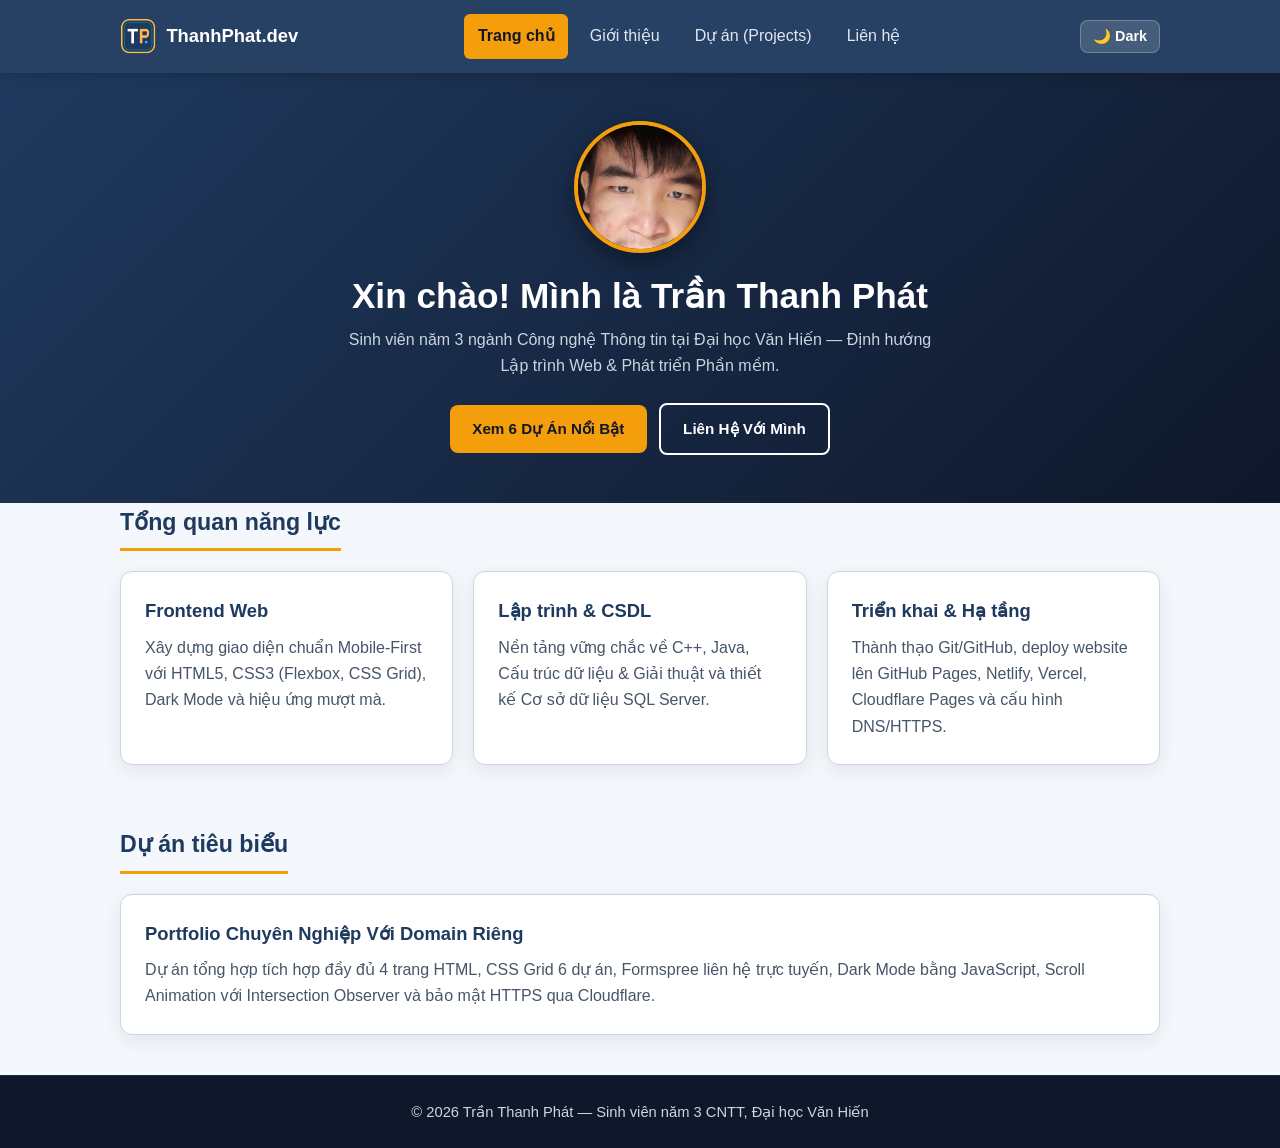
<file: index.html>
<!DOCTYPE html>
<html lang="vi">
<head>
  <meta charset="UTF-8">
  <meta name="viewport" content="width=device-width, initial-scale=1.0">
  <title>Trần Thanh Phát — Portfolio Cá Nhân</title>
  <link rel="stylesheet" href="css/style.css">
</head>
<body>
  <nav class="navbar">
    <div class="nav-container">
      <a href="index.html" class="brand">
        <img src="images/logo.png" alt="Logo Trần Thanh Phát">
        <span>ThanhPhat.dev</span>
      </a>

      <div class="nav-actions">
        <button id="themeToggle" class="theme-btn" type="button" aria-label="Chuyển đổi giao diện Sáng/Tối">🌙 Dark</button>
        <button id="menuToggle" class="menu-btn" type="button" aria-label="Mở menu">☰ Menu</button>
      </div>

      <div id="navLinks" class="nav-links">
        <a href="index.html" class="active">Trang chủ</a>
        <a href="about.html" >Giới thiệu</a>
        <a href="projects.html" >Dự án (Projects)</a>
        <a href="contact.html" >Liên hệ</a>
      </div>
    </div>
  </nav>

  <header class="hero">
    <div class="container">
      <div class="avatar-frame reveal">
        <img src="images/avatar.jpg" alt="Ảnh chân dung Trần Thanh Phát">
      </div>
      <h1 class="reveal">Xin chào! Mình là Trần Thanh Phát</h1>
      <p class="subtitle reveal">Sinh viên năm 3 ngành Công nghệ Thông tin tại Đại học Văn Hiến — Định hướng Lập trình Web &amp; Phát triển Phần mềm.</p>
      <div class="hero-buttons reveal">
        <a href="projects.html" class="btn btn-primary">Xem 6 Dự Án Nổi Bật</a>
        <a href="contact.html" class="btn btn-outline">Liên Hệ Với Mình</a>
      </div>
    </div>
  </header>

  <main class="container">
    <section class="section reveal">
      <h2 class="section-title">Tổng quan năng lực</h2>
      <div class="projects-grid">
        <div class="card">
          <h3>Frontend Web</h3>
          <p>Xây dựng giao diện chuẩn Mobile-First với HTML5, CSS3 (Flexbox, CSS Grid), Dark Mode và hiệu ứng mượt mà.</p>
        </div>
        <div class="card">
          <h3>Lập trình &amp; CSDL</h3>
          <p>Nền tảng vững chắc về C++, Java, Cấu trúc dữ liệu &amp; Giải thuật và thiết kế Cơ sở dữ liệu SQL Server.</p>
        </div>
        <div class="card">
          <h3>Triển khai &amp; Hạ tầng</h3>
          <p>Thành thạo Git/GitHub, deploy website lên GitHub Pages, Netlify, Vercel, Cloudflare Pages và cấu hình DNS/HTTPS.</p>
        </div>
      </div>
    </section>

    <section class="section reveal">
      <h2 class="section-title">Dự án tiêu biểu</h2>
      <div class="card">
        <h3>Portfolio Chuyên Nghiệp Với Domain Riêng</h3>
        <p>Dự án tổng hợp tích hợp đầy đủ 4 trang HTML, CSS Grid 6 dự án, Formspree liên hệ trực tuyến, Dark Mode bằng JavaScript, Scroll Animation với Intersection Observer và bảo mật HTTPS qua Cloudflare.</p>
      </div>
    </section>
  </main>

  <footer>
    <div class="container">
      <p>&copy; 2026 Trần Thanh Phát — Sinh viên năm 3 CNTT, Đại học Văn Hiến</p>
    </div>
  </footer>
  <script src="js/script.js"></script>
</body>
</html>
</file>
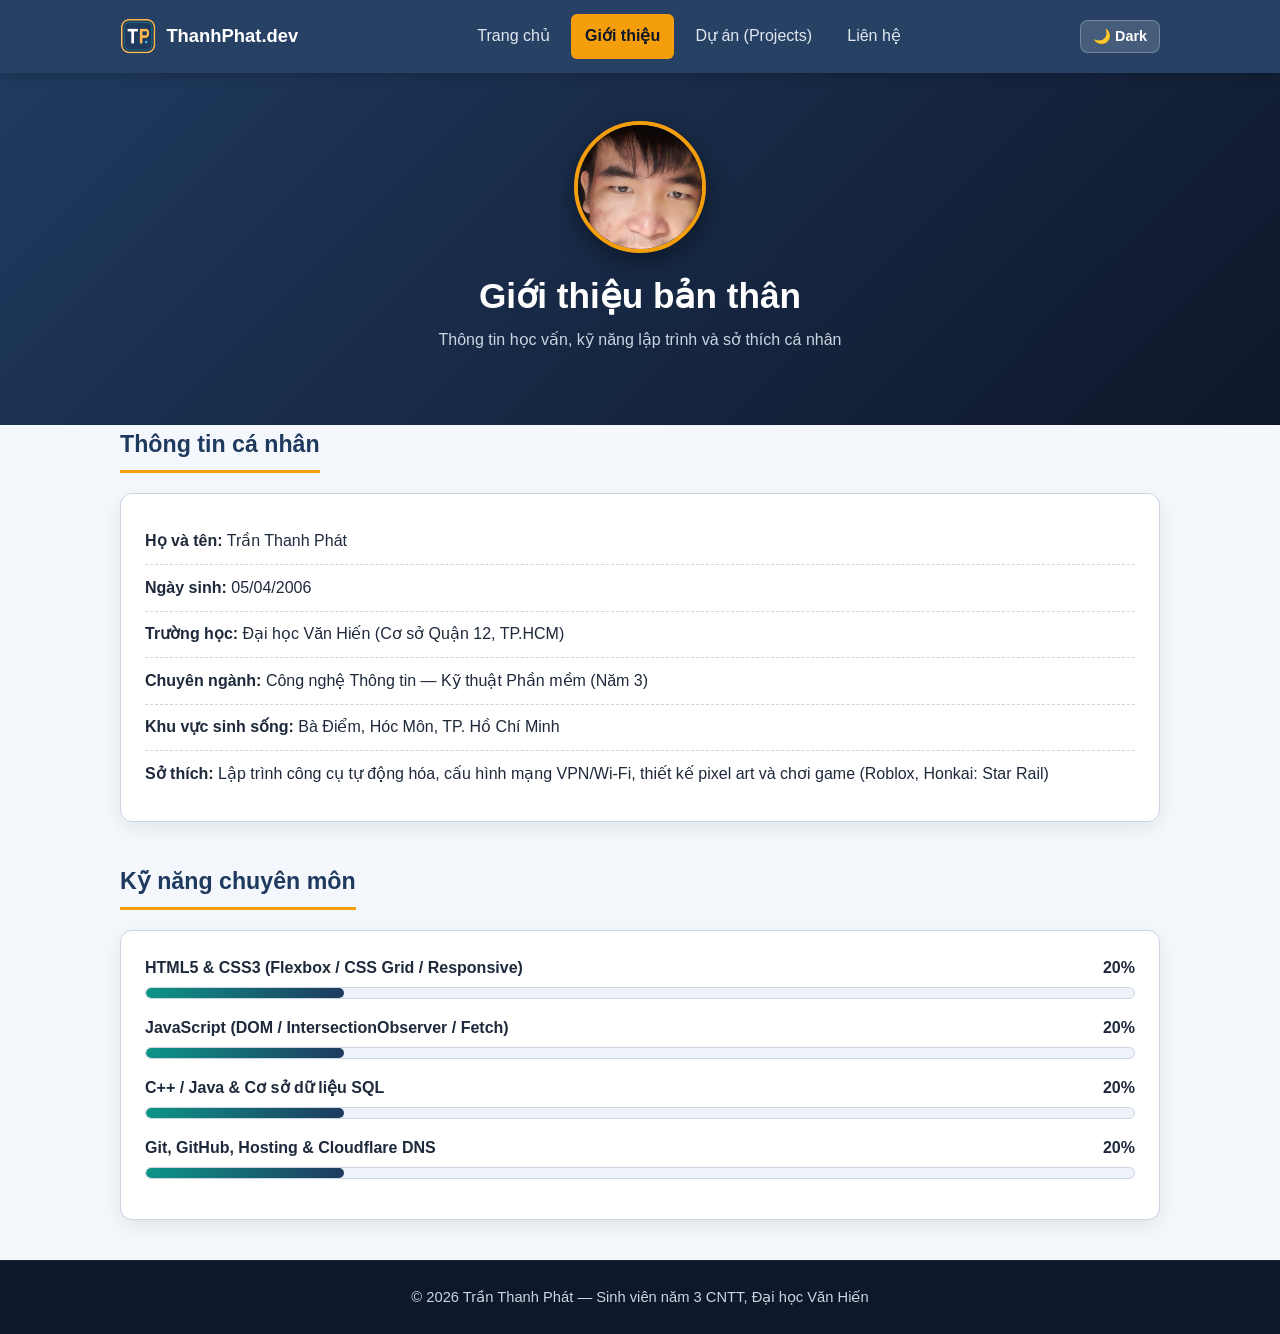
<file: about.html>
<!DOCTYPE html>
<html lang="vi">
<head>
  <meta charset="UTF-8">
  <meta name="viewport" content="width=device-width, initial-scale=1.0">
  <title>Giới thiệu — Trần Thanh Phát</title>
  <link rel="stylesheet" href="css/style.css">
</head>
<body>
  <nav class="navbar">
    <div class="nav-container">
      <a href="index.html" class="brand">
        <img src="images/logo.png" alt="Logo Trần Thanh Phát">
        <span>ThanhPhat.dev</span>
      </a>

      <div class="nav-actions">
        <button id="themeToggle" class="theme-btn" type="button" aria-label="Chuyển đổi giao diện Sáng/Tối">🌙 Dark</button>
        <button id="menuToggle" class="menu-btn" type="button" aria-label="Mở menu">☰ Menu</button>
      </div>

      <div id="navLinks" class="nav-links">
        <a href="index.html" >Trang chủ</a>
        <a href="about.html" class="active">Giới thiệu</a>
        <a href="projects.html" >Dự án (Projects)</a>
        <a href="contact.html" >Liên hệ</a>
      </div>
    </div>
  </nav>

  <header class="hero">
    <div class="container">
      <div class="avatar-frame reveal">
        <img src="images/avatar.jpg" alt="Ảnh chân dung Trần Thanh Phát">
      </div>
      <h1 class="reveal">Giới thiệu bản thân</h1>
      <p class="subtitle reveal">Thông tin học vấn, kỹ năng lập trình và sở thích cá nhân</p>
    </div>
  </header>

  <main class="container">
    <section class="section reveal">
      <h2 class="section-title">Thông tin cá nhân</h2>
      <div class="card">
        <ul class="info-list">
          <li><strong>Họ và tên:</strong> Trần Thanh Phát</li>
          <li><strong>Ngày sinh:</strong> 05/04/2006</li>
          <li><strong>Trường học:</strong> Đại học Văn Hiến (Cơ sở Quận 12, TP.HCM)</li>
          <li><strong>Chuyên ngành:</strong> Công nghệ Thông tin — Kỹ thuật Phần mềm (Năm 3)</li>
          <li><strong>Khu vực sinh sống:</strong> Bà Điểm, Hóc Môn, TP. Hồ Chí Minh</li>
          <li><strong>Sở thích:</strong> Lập trình công cụ tự động hóa, cấu hình mạng VPN/Wi-Fi, thiết kế pixel art và chơi game (Roblox, Honkai: Star Rail)</li>
        </ul>
      </div>
    </section>

    <section class="section reveal">
      <h2 class="section-title">Kỹ năng chuyên môn</h2>
      <div class="card">
        <div class="skill-item">
          <div class="skill-header">
            <span>HTML5 &amp; CSS3 (Flexbox / CSS Grid / Responsive)</span>
            <span>20%</span>
          </div>
          <div class="skill-track"><div class="skill-fill" style="width: 20%;"></div></div>
        </div>

        <div class="skill-item">
          <div class="skill-header">
            <span>JavaScript (DOM / IntersectionObserver / Fetch)</span>
            <span>20%</span>
          </div>
          <div class="skill-track"><div class="skill-fill" style="width: 20%;"></div></div>
        </div>

        <div class="skill-item">
          <div class="skill-header">
            <span>C++ / Java &amp; Cơ sở dữ liệu SQL</span>
            <span>20%</span>
          </div>
          <div class="skill-track"><div class="skill-fill" style="width: 20%;"></div></div>
        </div>

        <div class="skill-item">
          <div class="skill-header">
            <span>Git, GitHub, Hosting &amp; Cloudflare DNS</span>
            <span>20%</span>
          </div>
          <div class="skill-track"><div class="skill-fill" style="width: 20%;"></div></div>
        </div>
      </div>
    </section>
  </main>

  <footer>
    <div class="container">
      <p>&copy; 2026 Trần Thanh Phát — Sinh viên năm 3 CNTT, Đại học Văn Hiến</p>
    </div>
  </footer>
  <script src="js/script.js"></script>
</body>
</html>
</file>
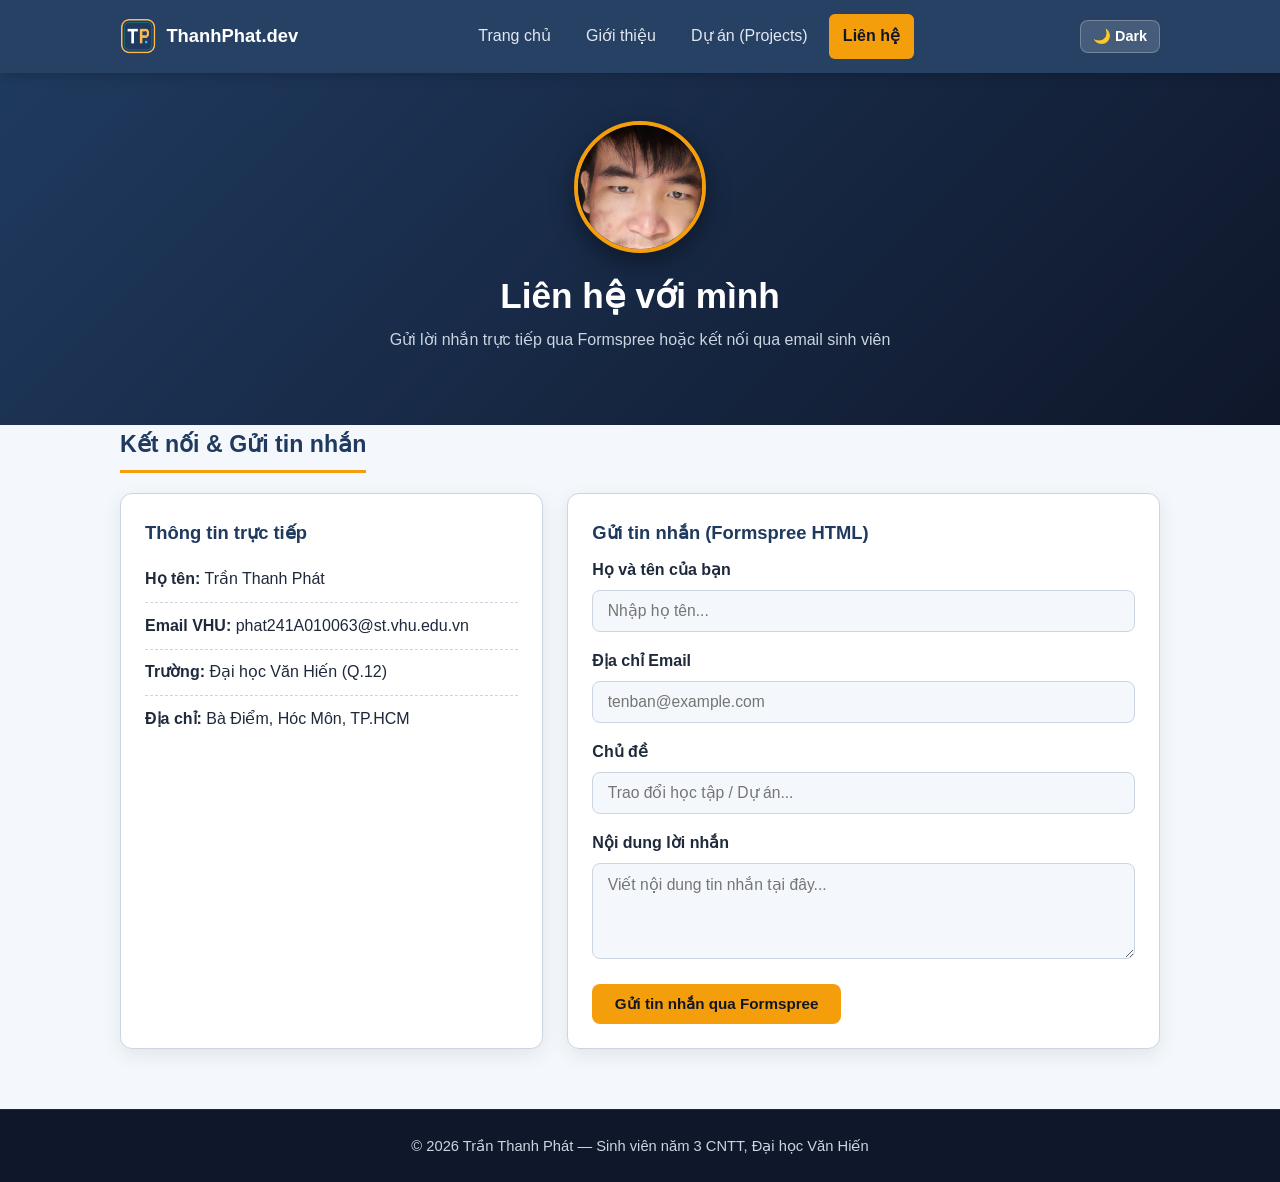
<file: contact.html>
<!DOCTYPE html>
<html lang="vi">
<head>
  <meta charset="UTF-8">
  <meta name="viewport" content="width=device-width, initial-scale=1.0">
  <title>Liên hệ — Trần Thanh Phát</title>
  <link rel="stylesheet" href="css/style.css">
</head>
<body>
  <nav class="navbar">
    <div class="nav-container">
      <a href="index.html" class="brand">
        <img src="images/logo.png" alt="Logo Trần Thanh Phát">
        <span>ThanhPhat.dev</span>
      </a>

      <div class="nav-actions">
        <button id="themeToggle" class="theme-btn" type="button" aria-label="Chuyển đổi giao diện Sáng/Tối">🌙 Dark</button>
        <button id="menuToggle" class="menu-btn" type="button" aria-label="Mở menu">☰ Menu</button>
      </div>

      <div id="navLinks" class="nav-links">
        <a href="index.html" >Trang chủ</a>
        <a href="about.html" >Giới thiệu</a>
        <a href="projects.html" >Dự án (Projects)</a>
        <a href="contact.html" class="active">Liên hệ</a>
      </div>
    </div>
  </nav>

  <header class="hero">
    <div class="container">
      <div class="avatar-frame reveal">
        <img src="images/avatar.jpg" alt="Ảnh chân dung Trần Thanh Phát">
      </div>
      <h1 class="reveal">Liên hệ với mình</h1>
      <p class="subtitle reveal">Gửi lời nhắn trực tiếp qua Formspree hoặc kết nối qua email sinh viên</p>
    </div>
  </header>

  <main class="container">
    <section class="section reveal">
      <h2 class="section-title">Kết nối &amp; Gửi tin nhắn</h2>

      <div class="contact-grid">
        <!-- Cột thông tin liên hệ -->
        <div class="card">
          <h3>Thông tin trực tiếp</h3>
          <ul class="info-list">
            <li><strong>Họ tên:</strong> Trần Thanh Phát</li>
            <li><strong>Email VHU:</strong> phat241A010063@st.vhu.edu.vn</li>
            <li><strong>Trường:</strong> Đại học Văn Hiến (Q.12)</li>
            <li><strong>Địa chỉ:</strong> Bà Điểm, Hóc Môn, TP.HCM</li>
          </ul>
        </div>

        <!-- Form liên hệ chỉ dùng HTML + Formspree.io -->
        <div class="card">
          <h3>Gửi tin nhắn (Formspree HTML)</h3>
          <!-- Thay 'your-form-id' bằng mã Form ID miễn phí của bạn trên https://formspree.io -->
          <form action="https://formspree.io/f/your-form-id" method="POST">
            <div class="form-group">
              <label for="name">Họ và tên của bạn</label>
              <input type="text" id="name" name="name" placeholder="Nhập họ tên..." required>
            </div>

            <div class="form-group">
              <label for="email">Địa chỉ Email</label>
              <input type="email" id="email" name="email" placeholder="tenban@example.com" required>
            </div>

            <div class="form-group">
              <label for="subject">Chủ đề</label>
              <input type="text" id="subject" name="subject" placeholder="Trao đổi học tập / Dự án..." required>
            </div>

            <div class="form-group">
              <label for="message">Nội dung lời nhắn</label>
              <textarea id="message" name="message" rows="4" placeholder="Viết nội dung tin nhắn tại đây..." required></textarea>
            </div>

            <button type="submit" class="btn btn-primary">Gửi tin nhắn qua Formspree</button>
          </form>
        </div>
      </div>
    </section>
  </main>

  <footer>
    <div class="container">
      <p>&copy; 2026 Trần Thanh Phát — Sinh viên năm 3 CNTT, Đại học Văn Hiến</p>
    </div>
  </footer>
  <script src="js/script.js"></script>
</body>
</html>
</file>
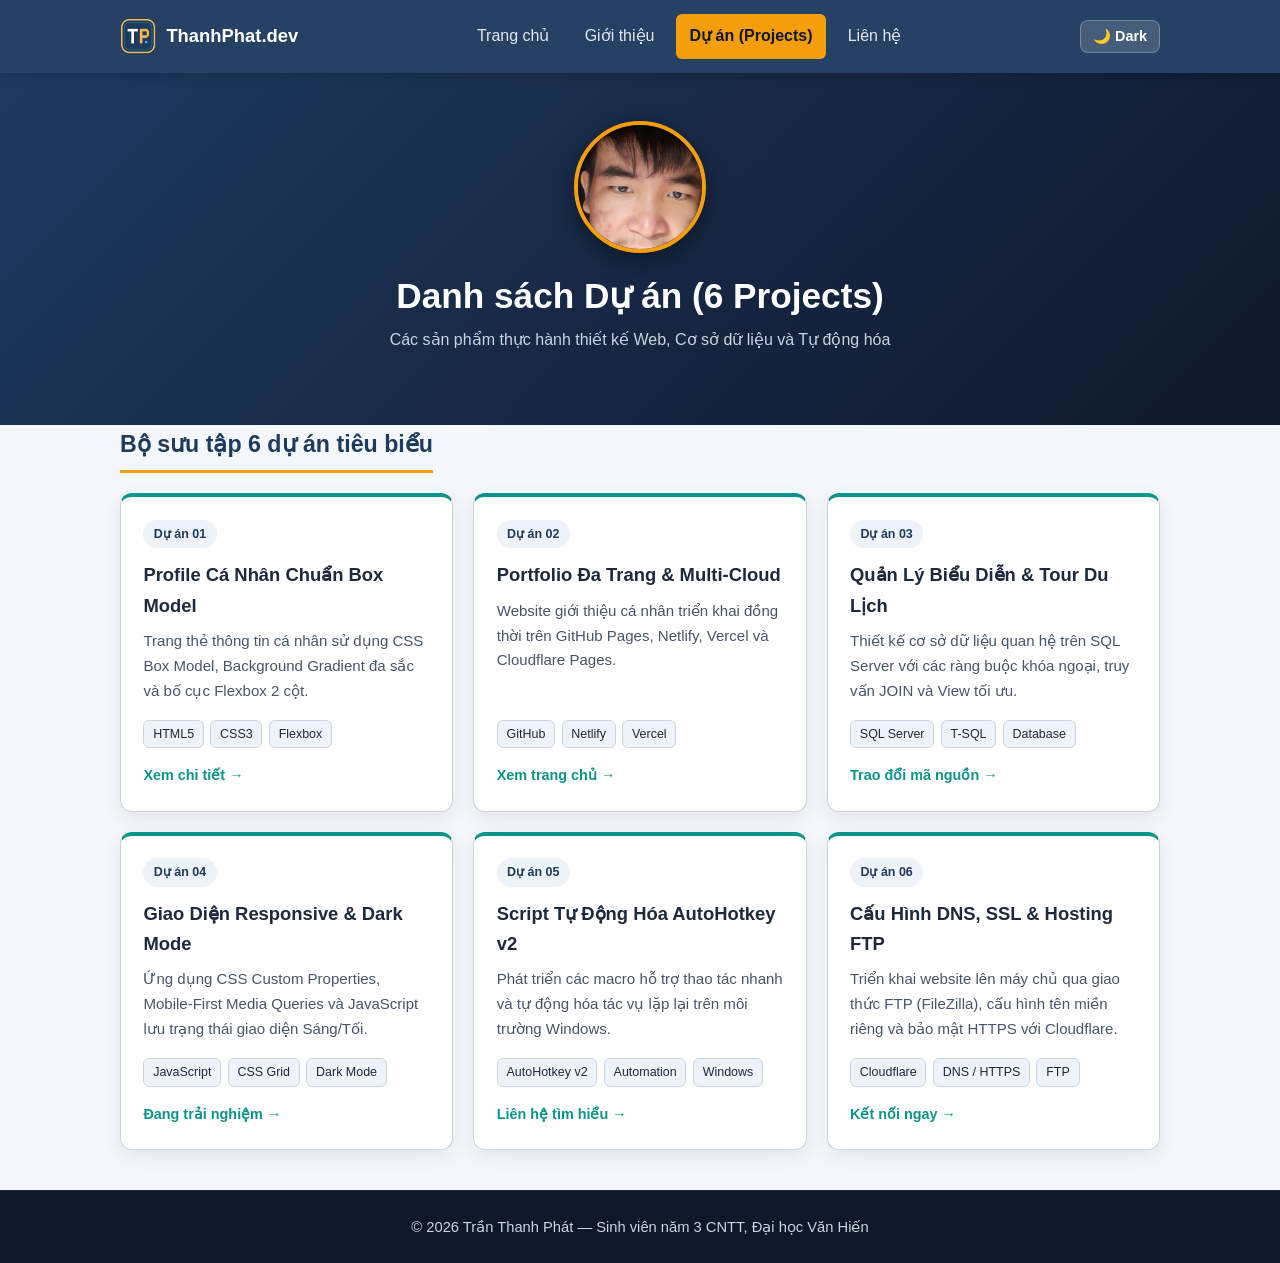
<file: projects.html>
<!DOCTYPE html>
<html lang="vi">
<head>
  <meta charset="UTF-8">
  <meta name="viewport" content="width=device-width, initial-scale=1.0">
  <title>Dự án (Projects) — Trần Thanh Phát</title>
  <link rel="stylesheet" href="css/style.css">
</head>
<body>
  <nav class="navbar">
    <div class="nav-container">
      <a href="index.html" class="brand">
        <img src="images/logo.png" alt="Logo Trần Thanh Phát">
        <span>ThanhPhat.dev</span>
      </a>

      <div class="nav-actions">
        <button id="themeToggle" class="theme-btn" type="button" aria-label="Chuyển đổi giao diện Sáng/Tối">🌙 Dark</button>
        <button id="menuToggle" class="menu-btn" type="button" aria-label="Mở menu">☰ Menu</button>
      </div>

      <div id="navLinks" class="nav-links">
        <a href="index.html" >Trang chủ</a>
        <a href="about.html" >Giới thiệu</a>
        <a href="projects.html" class="active">Dự án (Projects)</a>
        <a href="contact.html" >Liên hệ</a>
      </div>
    </div>
  </nav>

  <header class="hero">
    <div class="container">
      <div class="avatar-frame reveal">
        <img src="images/avatar.jpg" alt="Ảnh chân dung Trần Thanh Phát">
      </div>
      <h1 class="reveal">Danh sách Dự án (6 Projects)</h1>
      <p class="subtitle reveal">Các sản phẩm thực hành thiết kế Web, Cơ sở dữ liệu và Tự động hóa</p>
    </div>
  </header>

  <main class="container">
    <section class="section">
      <h2 class="section-title reveal">Bộ sưu tập 6 dự án tiêu biểu</h2>

      <div class="projects-grid">
        <!-- Dự án 1 -->
        <article class="project-card reveal">
          <span class="project-badge">Dự án 01</span>
          <h3>Profile Cá Nhân Chuẩn Box Model</h3>
          <p>Trang thẻ thông tin cá nhân sử dụng CSS Box Model, Background Gradient đa sắc và bố cục Flexbox 2 cột.</p>
          <div class="tech-tags">
            <span>HTML5</span>
            <span>CSS3</span>
            <span>Flexbox</span>
          </div>
          <a href="about.html" class="project-link">Xem chi tiết &rarr;</a>
        </article>

        <!-- Dự án 2 -->
        <article class="project-card reveal">
          <span class="project-badge">Dự án 02</span>
          <h3>Portfolio Đa Trang &amp; Multi-Cloud</h3>
          <p>Website giới thiệu cá nhân triển khai đồng thời trên GitHub Pages, Netlify, Vercel và Cloudflare Pages.</p>
          <div class="tech-tags">
            <span>GitHub</span>
            <span>Netlify</span>
            <span>Vercel</span>
          </div>
          <a href="index.html" class="project-link">Xem trang chủ &rarr;</a>
        </article>

        <!-- Dự án 3 -->
        <article class="project-card reveal">
          <span class="project-badge">Dự án 03</span>
          <h3>Quản Lý Biểu Diễn &amp; Tour Du Lịch</h3>
          <p>Thiết kế cơ sở dữ liệu quan hệ trên SQL Server với các ràng buộc khóa ngoại, truy vấn JOIN và View tối ưu.</p>
          <div class="tech-tags">
            <span>SQL Server</span>
            <span>T-SQL</span>
            <span>Database</span>
          </div>
          <a href="contact.html" class="project-link">Trao đổi mã nguồn &rarr;</a>
        </article>

        <!-- Dự án 4 -->
        <article class="project-card reveal">
          <span class="project-badge">Dự án 04</span>
          <h3>Giao Diện Responsive &amp; Dark Mode</h3>
          <p>Ứng dụng CSS Custom Properties, Mobile-First Media Queries và JavaScript lưu trạng thái giao diện Sáng/Tối.</p>
          <div class="tech-tags">
            <span>JavaScript</span>
            <span>CSS Grid</span>
            <span>Dark Mode</span>
          </div>
          <a href="projects.html" class="project-link">Đang trải nghiệm &rarr;</a>
        </article>

        <!-- Dự án 5 -->
        <article class="project-card reveal">
          <span class="project-badge">Dự án 05</span>
          <h3>Script Tự Động Hóa AutoHotkey v2</h3>
          <p>Phát triển các macro hỗ trợ thao tác nhanh và tự động hóa tác vụ lặp lại trên môi trường Windows.</p>
          <div class="tech-tags">
            <span>AutoHotkey v2</span>
            <span>Automation</span>
            <span>Windows</span>
          </div>
          <a href="contact.html" class="project-link">Liên hệ tìm hiểu &rarr;</a>
        </article>

        <!-- Dự án 6 -->
        <article class="project-card reveal">
          <span class="project-badge">Dự án 06</span>
          <h3>Cấu Hình DNS, SSL &amp; Hosting FTP</h3>
          <p>Triển khai website lên máy chủ qua giao thức FTP (FileZilla), cấu hình tên miền riêng và bảo mật HTTPS với Cloudflare.</p>
          <div class="tech-tags">
            <span>Cloudflare</span>
            <span>DNS / HTTPS</span>
            <span>FTP</span>
          </div>
          <a href="contact.html" class="project-link">Kết nối ngay &rarr;</a>
        </article>
      </div>
    </section>
  </main>

  <footer>
    <div class="container">
      <p>&copy; 2026 Trần Thanh Phát — Sinh viên năm 3 CNTT, Đại học Văn Hiến</p>
    </div>
  </footer>
  <script src="js/script.js"></script>
</body>
</html>
</file>
<file: css/style.css>
/* ==========================================================
   style.css - Portfolio Chuyên Nghiệp (Mobile-First + Dark Mode + CSS Grid)
   Tác giả: Trần Thanh Phát
   ========================================================== */

/* ----- 1. Biến màu Light Mode & Dark Mode ----- */
:root {
  --bg: #f4f7fb;
  --surface: #ffffff;
  --surface-alt: #eef3fa;
  --text: #1e293b;
  --text-muted: #475569;
  --primary: #1f3a5f;
  --primary-light: #2b5083;
  --accent: #f59e0b;
  --teal: #0d9488;
  --border: #cbd5e1;
  --shadow: 0 6px 20px rgba(15, 23, 42, 0.08);
  --nav-bg: rgba(31, 58, 95, 0.96);
}

[data-theme="dark"] {
  --bg: #0f172a;
  --surface: #1e293b;
  --surface-alt: #273549;
  --text: #f1f5f9;
  --text-muted: #94a3b8;
  --primary: #38bdf8;
  --primary-light: #0284c7;
  --accent: #fbbf24;
  --teal: #2dd4bf;
  --border: #334155;
  --shadow: 0 8px 24px rgba(0, 0, 0, 0.45);
  --nav-bg: rgba(15, 23, 42, 0.96);
}

/* ----- 2. Reset & Mobile-First Base ----- */
* {
  margin: 0;
  padding: 0;
  box-sizing: border-box;
}

html {
  scroll-behavior: smooth;
  font-size: 16px;
}

body {
  font-family: 'Segoe UI', Tahoma, Geneva, Verdana, sans-serif;
  line-height: 1.65;
  background-color: var(--bg);
  color: var(--text);
  transition: background-color 0.3s ease, color 0.3s ease;
  min-height: 100vh;
  display: flex;
  flex-direction: column;
}

img {
  max-width: 100%;
  display: block;
}

a {
  color: inherit;
  text-decoration: none;
}

.container {
  width: 100%;
  max-width: 1080px;
  margin: 0 auto;
  padding: 0 1.25rem;
}

/* ----- 3. Thanh điều hướng (Mobile-First Navigation) ----- */
.navbar {
  background: var(--nav-bg);
  backdrop-filter: blur(8px);
  position: sticky;
  top: 0;
  z-index: 1000;
  box-shadow: 0 2px 12px rgba(0, 0, 0, 0.2);
}

.nav-container {
  display: flex;
  flex-wrap: wrap;
  align-items: center;
  justify-content: space-between;
  padding: 0.85rem 1.25rem;
  max-width: 1080px;
  margin: 0 auto;
}

.brand {
  display: flex;
  align-items: center;
  gap: 0.65rem;
  color: #ffffff;
  font-weight: 700;
  font-size: 1.15rem;
}

.brand img {
  width: 36px;
  height: 36px;
  border-radius: 8px;
  object-fit: cover;
}

.nav-actions {
  display: flex;
  align-items: center;
  gap: 0.5rem;
}

.theme-btn,
.menu-btn {
  background: rgba(255, 255, 255, 0.14);
  color: #ffffff;
  border: 1px solid rgba(255, 255, 255, 0.25);
  border-radius: 8px;
  padding: 0.45rem 0.75rem;
  font-size: 0.9rem;
  font-weight: 600;
  cursor: pointer;
  transition: background 0.25s, transform 0.2s;
}

.theme-btn:hover,
.menu-btn:hover {
  background: var(--accent);
  color: #0f172a;
}

/* Menu trên mobile: ẩn mặc định, mở khi bấm nút Menu */
.nav-links {
  display: none;
  flex-direction: column;
  width: 100%;
  margin-top: 0.75rem;
  padding-top: 0.75rem;
  border-top: 1px solid rgba(255, 255, 255, 0.15);
  gap: 0.35rem;
}

.nav-links.open {
  display: flex;
}

.nav-links a {
  color: #e2e8f0;
  font-weight: 500;
  padding: 0.6rem 0.85rem;
  border-radius: 6px;
  transition: background 0.25s, color 0.25s;
}

.nav-links a:hover,
.nav-links a.active {
  background: var(--accent);
  color: #0f172a;
  font-weight: 700;
}

/* ----- 4. Header / Hero Section ----- */
.hero {
  background: linear-gradient(135deg, #1f3a5f 0%, #0f172a 100%);
  color: #ffffff;
  text-align: center;
  padding: 3rem 1.25rem;
}

.avatar-frame {
  width: 132px;
  height: 132px;
  margin: 0 auto 1.25rem;
  border-radius: 50%;
  border: 4px solid var(--accent);
  overflow: hidden;
  box-shadow: 0 8px 24px rgba(0, 0, 0, 0.4);
}

.avatar-frame img {
  width: 100%;
  height: 100%;
  object-fit: cover;
}

.hero h1 {
  font-size: 1.75rem;
  line-height: 1.3;
  margin-bottom: 0.5rem;
}

.hero .subtitle {
  color: #cbd5e1;
  font-size: 1rem;
  max-width: 600px;
  margin: 0 auto 1.5rem;
}

.hero-buttons {
  display: flex;
  flex-direction: column;
  gap: 0.75rem;
  justify-content: center;
  align-items: center;
}

.btn {
  display: inline-block;
  padding: 0.7rem 1.4rem;
  border-radius: 8px;
  font-weight: 600;
  font-size: 0.95rem;
  transition: transform 0.2s, box-shadow 0.2s, background 0.2s;
  cursor: pointer;
  border: none;
}

.btn-primary {
  background: var(--accent);
  color: #0f172a;
}

.btn-primary:hover {
  transform: translateY(-2px);
  box-shadow: 0 6px 16px rgba(245, 158, 11, 0.35);
}

.btn-outline {
  background: transparent;
  color: #ffffff;
  border: 2px solid #ffffff;
}

.btn-outline:hover {
  background: #ffffff;
  color: #0f172a;
}

/* ----- 5. Main Content & Sections ----- */
main {
  flex: 1;
  padding: 2.25rem 0;
}

.section {
  margin-bottom: 2.5rem;
}

.section-title {
  font-size: 1.45rem;
  color: var(--primary);
  margin-bottom: 1.25rem;
  padding-bottom: 0.45rem;
  border-bottom: 3px solid var(--accent);
  display: inline-block;
}

.card {
  background: var(--surface);
  border: 1px solid var(--border);
  border-radius: 12px;
  padding: 1.5rem;
  margin-bottom: 1.25rem;
  box-shadow: var(--shadow);
  transition: background-color 0.3s, border-color 0.3s, transform 0.25s;
}

.card h3 {
  color: var(--primary);
  margin-bottom: 0.5rem;
  font-size: 1.15rem;
}

.card p {
  color: var(--text-muted);
}

/* ----- 6. CSS Grid cho trang Projects (6 dự án - Mobile First: 1 cột) ----- */
.projects-grid {
  display: grid;
  grid-template-columns: 1fr;
  gap: 1.25rem;
}

.project-card {
  background: var(--surface);
  border: 1px solid var(--border);
  border-top: 4px solid var(--teal);
  border-radius: 12px;
  padding: 1.4rem;
  box-shadow: var(--shadow);
  display: flex;
  flex-direction: column;
  justify-content: space-between;
  transition: transform 0.25s ease, box-shadow 0.25s ease, background-color 0.3s;
}

.project-card:hover {
  transform: translateY(-5px);
  box-shadow: 0 12px 28px rgba(15, 23, 42, 0.16);
}

.project-badge {
  display: inline-block;
  align-self: flex-start;
  background: var(--surface-alt);
  color: var(--primary);
  font-size: 0.78rem;
  font-weight: 700;
  padding: 0.25rem 0.65rem;
  border-radius: 999px;
  margin-bottom: 0.75rem;
}

.project-card h3 {
  font-size: 1.15rem;
  margin-bottom: 0.5rem;
  color: var(--text);
}

.project-card p {
  color: var(--text-muted);
  font-size: 0.94rem;
  margin-bottom: 1rem;
  flex-grow: 1;
}

.tech-tags {
  display: flex;
  flex-wrap: wrap;
  gap: 0.4rem;
  margin-bottom: 1rem;
}

.tech-tags span {
  font-size: 0.78rem;
  padding: 0.2rem 0.55rem;
  border-radius: 6px;
  background: var(--surface-alt);
  color: var(--text);
  border: 1px solid var(--border);
}

.project-link {
  font-weight: 600;
  font-size: 0.9rem;
  color: var(--teal);
  display: inline-flex;
  align-items: center;
  gap: 0.3rem;
}

.project-link:hover {
  text-decoration: underline;
}

/* ----- 7. About Info & Skills ----- */
.info-list {
  list-style: none;
}

.info-list li {
  padding: 0.6rem 0;
  border-bottom: 1px dashed var(--border);
}

.info-list li:last-child {
  border-bottom: none;
}

.skill-item {
  margin-bottom: 1rem;
}

.skill-header {
  display: flex;
  justify-content: space-between;
  font-weight: 600;
  margin-bottom: 0.35rem;
}

.skill-track {
  width: 100%;
  height: 12px;
  background: var(--surface-alt);
  border-radius: 999px;
  overflow: hidden;
  border: 1px solid var(--border);
}

.skill-fill {
  height: 100%;
  background: linear-gradient(90deg, var(--teal), var(--primary));
  border-radius: 999px;
}

/* ----- 8. Contact Form (Formspree HTML) ----- */
.contact-grid {
  display: grid;
  grid-template-columns: 1fr;
  gap: 1.5rem;
}

.form-group {
  margin-bottom: 1rem;
}

.form-group label {
  display: block;
  font-weight: 600;
  margin-bottom: 0.4rem;
  color: var(--text);
}

.form-group input,
.form-group textarea {
  width: 100%;
  padding: 0.7rem 0.9rem;
  border-radius: 8px;
  border: 1px solid var(--border);
  background: var(--bg);
  color: var(--text);
  font-family: inherit;
  font-size: 0.98rem;
  transition: border-color 0.2s, box-shadow 0.2s;
}

.form-group input:focus,
.form-group textarea:focus {
  outline: none;
  border-color: var(--teal);
  box-shadow: 0 0 0 3px rgba(13, 148, 136, 0.2);
}

/* ----- 9. Scroll Animation (Intersection Observer) ----- */
.reveal {
  opacity: 0;
  transform: translateY(26px);
  transition: opacity 0.65s ease-out, transform 0.65s ease-out;
}

.reveal.visible {
  opacity: 1;
  transform: translateY(0);
}

/* ----- 10. Footer ----- */
footer {
  background: #0f172a;
  color: #cbd5e1;
  text-align: center;
  padding: 1.5rem 1rem;
  font-size: 0.92rem;
  border-top: 1px solid #1e293b;
}

/* ==========================================================
   RESPONSIVE BREAKPOINTS (Mobile-First -> Tablet -> Desktop)
   ========================================================== */

/* Tablet (>= 640px) */
@media (min-width: 640px) {
  .hero h1 {
    font-size: 2.2rem;
  }

  .hero-buttons {
    flex-direction: row;
  }

  /* Grid 2 cột trên Tablet */
  .projects-grid {
    grid-template-columns: repeat(2, 1fr);
  }
}

/* Desktop (>= 900px) */
@media (min-width: 900px) {
  .menu-btn {
    display: none;
  }

  .nav-links {
    display: flex !important;
    flex-direction: row;
    width: auto;
    margin-top: 0;
    padding-top: 0;
    border-top: none;
    gap: 0.5rem;
  }

  .nav-actions {
    order: 3;
  }

  /* Grid 3 cột (6 dự án = 2 hàng x 3 cột) trên Desktop */
  .projects-grid {
    grid-template-columns: repeat(3, 1fr);
  }

  .contact-grid {
    grid-template-columns: 1fr 1.4fr;
  }
}
</file>
